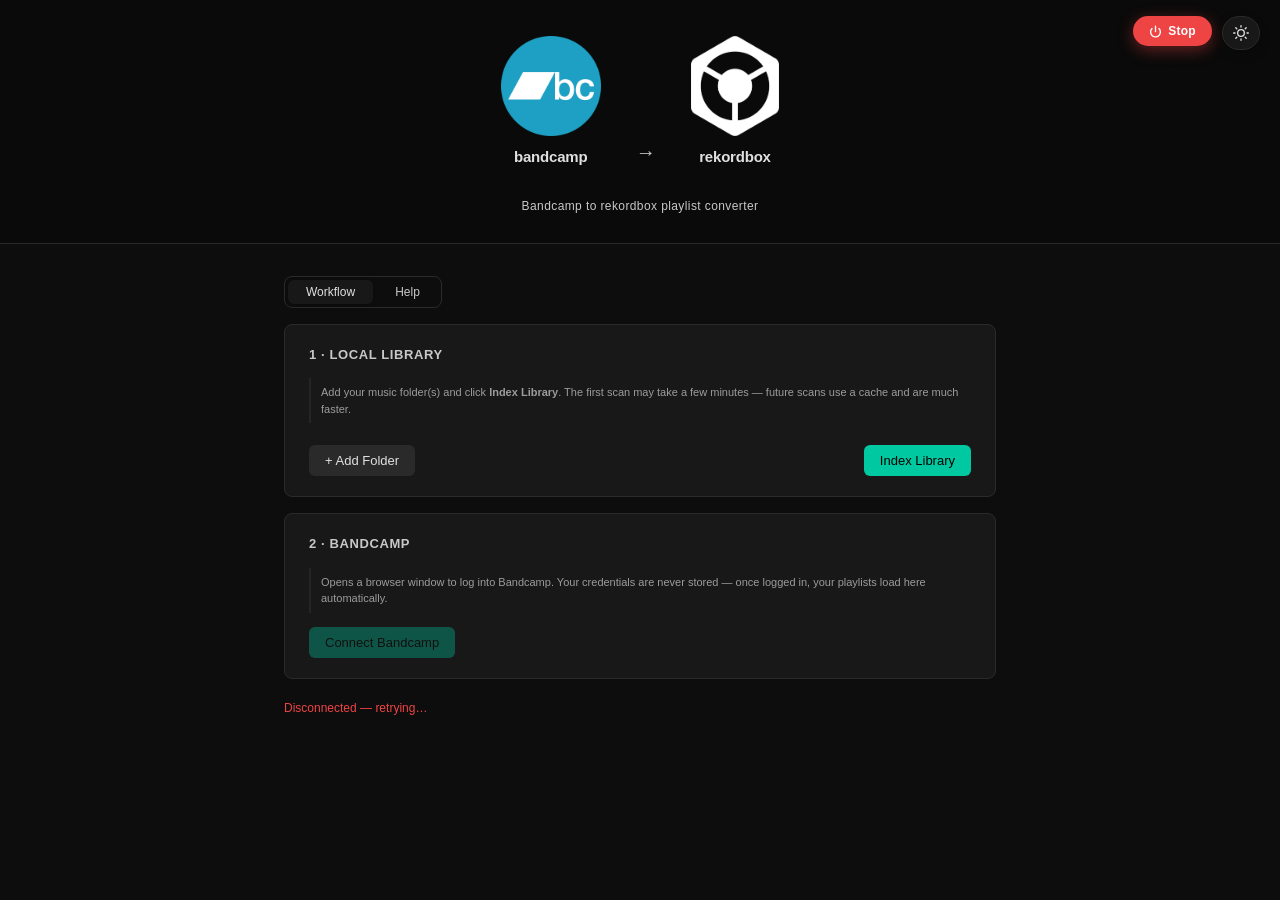
<file: static/index.html>
<!DOCTYPE html>
<html lang="en">
<head>
  <meta charset="UTF-8">
  <meta name="viewport" content="width=device-width, initial-scale=1.0">
  <title>bandcamp → rekordbox</title>
  <link rel="stylesheet" href="/static/style.css">
</head>
<body>

<header>
  <button class="btn-stop" id="stop-btn" title="Stop server">
    <svg width="13" height="13" viewBox="0 0 24 24" fill="none" stroke="currentColor" stroke-width="2.5" stroke-linecap="round"><path d="M18.36 6.64a9 9 0 1 1-12.73 0"/><line x1="12" y1="2" x2="12" y2="12"/></svg>
    Stop
  </button>
  <button class="theme-toggle" id="theme-toggle" title="Toggle theme">
    <svg id="theme-icon" width="16" height="16" viewBox="0 0 24 24" fill="none" stroke="currentColor" stroke-width="2" stroke-linecap="round" stroke-linejoin="round"></svg>
  </button>
  <div class="logo-row">
    <div class="logo-unit">
      <img src="/static/images/bc-logo-512.png" class="logo-bc" alt="Bandcamp">
      <span class="brand-name">bandcamp</span>
    </div>
    <span class="logo-arrow">→</span>
    <div class="logo-unit">
      <img src="/static/images/rb-logo.png" class="logo-rb" alt="rekordbox">
      <span class="brand-name">rekordbox</span>
    </div>
  </div>
  <p class="site-sub">Bandcamp to rekordbox playlist converter</p>
</header>

<main>

  <div class="tab-bar">
    <button class="tab-btn active" id="tab-workflow-btn">Workflow</button>
    <button class="tab-btn" id="tab-help-btn">Help</button>
  </div>

  <div id="tab-workflow">

  <!-- Step 1: Index local library -->
  <div class="card">
    <div class="card-header">
      <span class="card-title">1 · Local Library</span>
      <span class="card-status" id="index-status"></span>
    </div>
    <p class="card-hint">Add your music folder(s) and click <strong>Index Library</strong>. The first scan may take a few minutes — future scans use a cache and are much faster.</p>
    <div id="music-dirs-list"></div>
    <div class="row" style="margin-top:8px">
      <button class="btn-secondary" id="add-dir-btn">+ Add Folder</button>
      <button class="btn-primary" id="index-btn" style="margin-left:auto">Index Library</button>
    </div>
    <div class="progress-wrap hidden" id="index-progress">
      <div class="progress-label" id="index-label"></div>
      <div class="progress-bar"><div class="progress-fill" id="index-fill"></div></div>
    </div>
  </div>

  <!-- Step 2: Bandcamp login -->
  <div class="card">
    <div class="card-header">
      <span class="card-title">2 · Bandcamp</span>
      <span class="card-status" id="login-status"></span>
    </div>
    <p class="card-hint">Opens a browser window to log into Bandcamp. Your credentials are never stored — once logged in, your playlists load here automatically.</p>
    <button class="btn-primary" id="login-btn" disabled>Connect Bandcamp</button>
  </div>

  <!-- Step 3: Playlist selection -->
  <div class="card hidden" id="playlists-card">
    <div class="card-header">
      <span class="card-title">3 · Playlists</span>
    </div>
    <p class="card-hint">Select playlists, choose a save location, then click <strong>Export</strong>. Import the XML into rekordbox via <em>Preferences → Advanced → rekordbox xml</em>.</p>
    <label class="select-all-row hidden" id="select-all-row">
      <input type="checkbox" id="select-all-chk"> Select all
    </label>
    <div id="playlist-list"></div>
    <div style="margin-top:14px">
      <div class="dir-row" style="margin-bottom:10px">
        <input type="text" id="export-dir-input" placeholder="~/Desktop" spellcheck="false">
        <button class="btn-secondary" id="export-dir-browse-btn">Browse…</button>
        <button class="btn-secondary" id="export-dir-save-btn">Set</button>
      </div>
      <button class="btn-primary" id="export-btn" disabled>Export</button>
    </div>
    <div class="progress-wrap hidden" id="match-progress">
      <div class="progress-label" id="match-label"></div>
      <div class="progress-bar"><div class="progress-fill" id="match-fill"></div></div>
    </div>
  </div>

  <!-- Results -->
  <div class="card" id="results" style="display:none">
    <div class="card-header">
      <span class="card-title">Export Result</span>
    </div>
    <p class="card-hint">Unmatched tracks weren't found in your local library — check that they're indexed and have proper metadata tags.</p>
    <div class="result-stats">
      <div class="stat">
        <div class="stat-value" id="stat-matched">—</div>
        <div class="stat-label">Matched</div>
      </div>
      <div class="stat">
        <div class="stat-value" id="stat-total">—</div>
        <div class="stat-label">Total</div>
      </div>
      <div class="stat">
        <div class="stat-value" id="stat-unmatched" style="color:var(--warn)">—</div>
        <div class="stat-label">Unmatched</div>
      </div>
    </div>
    <a class="download-btn" id="download-link" href="#" download>Download XML</a>
    <br>
    <button class="unmatched-toggle hidden" id="unmatched-toggle">Show unmatched tracks</button>
    <div class="unmatched-list" id="unmatched-list"></div>
  </div>

  <div id="statusbar"></div>

  </div><!-- #tab-workflow -->

  <div id="tab-help" style="display:none">
    <div class="card">
      <div class="card-header"><span class="card-title">Using the app</span></div>
      <div class="help-steps">
        <div class="help-step">
          <div class="help-step-num">1</div>
          <div>
            <div class="help-step-title">Set your music folder</div>
            <div class="help-step-desc">Add the folder(s) where your music files live, then click <strong>Index Library</strong>. The first scan reads metadata from every file — it may take a few minutes. Future scans are instant thanks to a local cache.</div>
          </div>
        </div>
        <div class="help-step">
          <div class="help-step-num">2</div>
          <div>
            <div class="help-step-title">Connect Bandcamp</div>
            <div class="help-step-desc">A browser window opens. Log in normally — your credentials are never stored. Once logged in, your playlists load here automatically. You have 3 minutes before the session times out; if it does, just click Connect again.</div>
          </div>
        </div>
        <div class="help-step">
          <div class="help-step-num">3</div>
          <div>
            <div class="help-step-title">Select playlists</div>
            <div class="help-step-desc">Check the playlists you want to export. Use <em>Select all</em> to grab everything at once.</div>
          </div>
        </div>
        <div class="help-step">
          <div class="help-step-num">4</div>
          <div>
            <div class="help-step-title">Export</div>
            <div class="help-step-desc">Each track is fuzzy-matched against your local files using embedded metadata. The result is a <code>.xml</code> file saved to your chosen export folder.</div>
          </div>
        </div>
      </div>
    </div>

    <div class="card">
      <div class="card-header"><span class="card-title">Importing into rekordbox</span></div>
      <div class="help-steps">
        <div class="help-step">
          <div class="help-step-num">1</div>
          <div class="help-step-desc">Open rekordbox</div>
        </div>
        <div class="help-step">
          <div class="help-step-num">2</div>
          <div class="help-step-desc">Go to <strong>Preferences → Advanced → rekordbox xml → Imported Library</strong> and point it to your <code>.xml</code> file</div>
        </div>
        <div class="help-step">
          <div class="help-step-num">3</div>
          <div class="help-step-desc">Your playlists appear in the left sidebar under <strong>rekordbox xml</strong></div>
        </div>
        <div class="help-step">
          <div class="help-step-num">4</div>
          <div class="help-step-desc">Drag them into your main library</div>
        </div>
      </div>
      <p class="card-hint" style="margin-top:14px;margin-bottom:0">On macOS, make sure your music drive is mounted before importing — rekordbox needs to resolve the file paths at import time.</p>
    </div>

    <div class="card">
      <div class="card-header"><span class="card-title">Troubleshooting</span></div>
      <div class="help-issues">
        <div class="help-issue">
          <div class="help-issue-title">Low match rate</div>
          <div class="help-issue-desc">Tracks without embedded metadata tags fall back to filename parsing, which is less reliable. Adding proper ID3/AIFF tags with a tool like <strong>MusicBrainz Picard</strong> will improve results.</div>
        </div>
        <div class="help-issue">
          <div class="help-issue-title">Tracks show as missing in rekordbox</div>
          <div class="help-issue-desc">The XML uses absolute file paths. If tracks show missing, make sure the music drive is connected and re-import the XML.</div>
        </div>
        <div class="help-issue">
          <div class="help-issue-title">"Directory not found" error</div>
          <div class="help-issue-desc">Make sure the drive is mounted and the path is correct before indexing.</div>
        </div>
        <div class="help-issue">
          <div class="help-issue-title">Browser doesn't open</div>
          <div class="help-issue-desc">Re-click <strong>Connect Bandcamp</strong>. If it still doesn't open, try stopping and restarting the server.</div>
        </div>
      </div>
    </div>
  </div><!-- #tab-help -->

</main>

<!-- Folder browser modal -->
<div id="browse-modal" class="modal-backdrop hidden">
  <div class="modal">
    <div class="modal-header">
      <span class="modal-title">Select Folder</span>
      <button class="modal-close" id="browse-close">✕</button>
    </div>
    <div class="modal-path" id="browse-path"></div>
    <div class="modal-list" id="browse-list"></div>
    <div class="modal-footer">
      <button class="btn-secondary" id="browse-cancel">Cancel</button>
      <button class="btn-primary" id="browse-select">Select This Folder</button>
    </div>
  </div>
</div>

<script src="/static/app.js"></script>
<script>
  (function() {
    var wBtn = document.getElementById('tab-workflow-btn');
    var hBtn = document.getElementById('tab-help-btn');
    var wPane = document.getElementById('tab-workflow');
    var hPane = document.getElementById('tab-help');
    wBtn.onclick = function() {
      wPane.style.display = 'flex'; hPane.style.display = 'none';
      wBtn.classList.add('active'); hBtn.classList.remove('active');
    };
    hBtn.onclick = function() {
      hPane.style.display = 'flex'; wPane.style.display = 'none';
      hBtn.classList.add('active'); wBtn.classList.remove('active');
    };
  })();
</script>
</body>
</html>
</file>
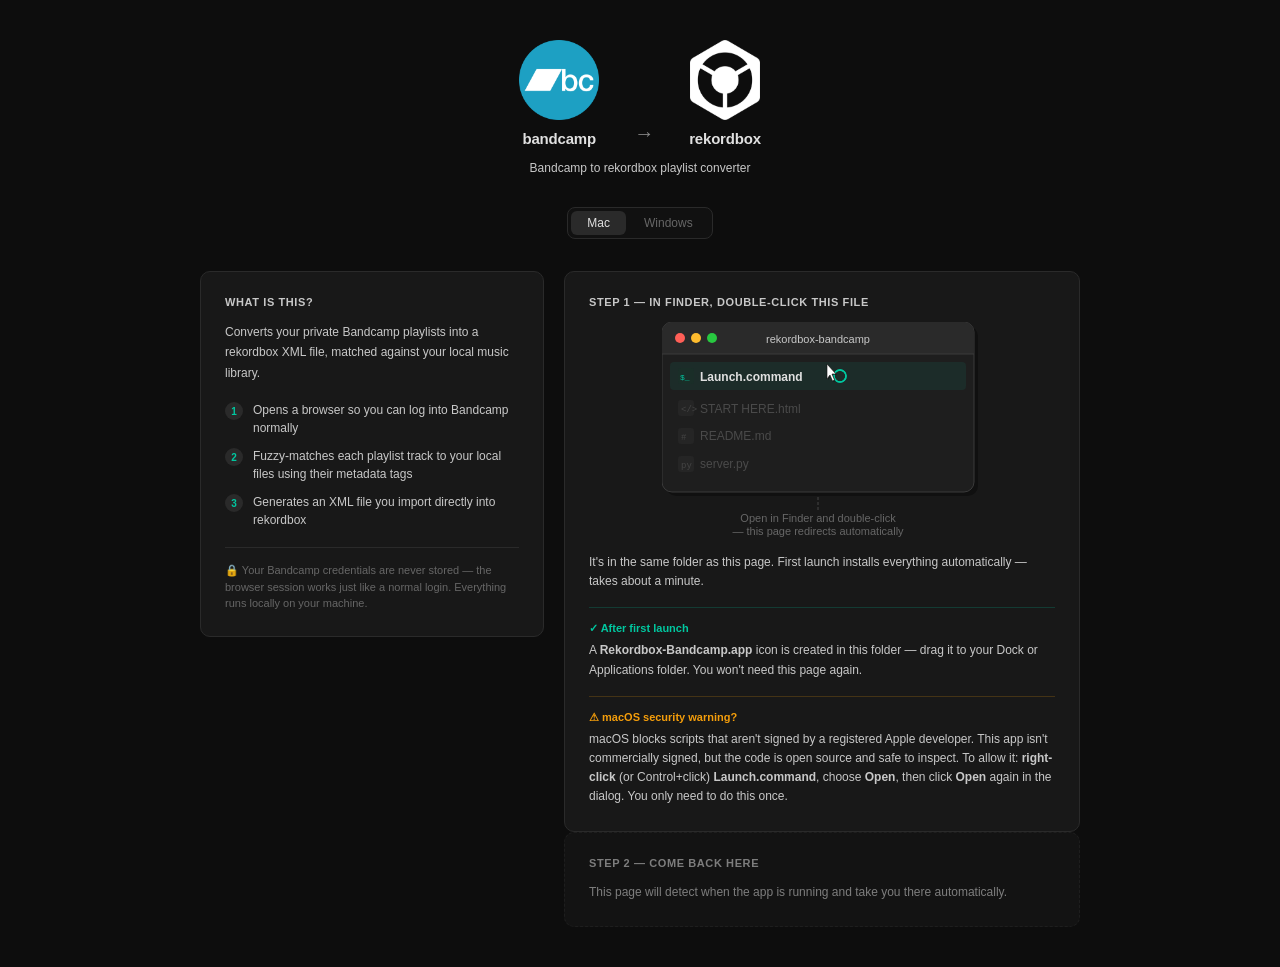
<file: START HERE.html>
<!DOCTYPE html>
<html lang="en">
<head>
  <meta charset="UTF-8">
  <meta name="viewport" content="width=device-width, initial-scale=1.0">
  <title>rekordbox-bandcamp</title>
  <style>
    * { box-sizing: border-box; margin: 0; padding: 0; }

    body {
      background: #0d0d0d;
      color: #e0e0e0;
      font-family: -apple-system, BlinkMacSystemFont, "Segoe UI", sans-serif;
      min-height: 100vh;
      display: flex;
      align-items: center;
      justify-content: center;
      padding: 40px 24px;
    }

    .wrap {
      max-width: 880px;
      width: 100%;
    }

    /* Header */
    .header {
      text-align: center;
      margin-bottom: 32px;
    }

    .logo-row {
      display: grid;
      grid-template-columns: auto auto auto;
      align-items: end;
      justify-content: center;
      gap: 35px;
    }

    .logo-unit {
      display: flex;
      flex-direction: column;
      align-items: center;
      gap: 10px;
    }

    .logo { height: 80px; width: auto; }

    .brand-name {
      font-size: 15px;
      font-weight: 600;
      letter-spacing: -0.2px;
      color: #e0e0e0;
    }

    .logo-arrow {
      font-size: 20px;
      font-weight: 300;
      color: #888;
      padding-bottom: 2px;
    }

    .tagline {
      font-size: 12px;
      color: #c8c8c8;
      margin-top: 14px;
      margin-bottom: 32px;
    }

    /* Two column layout */
    .two-col {
      display: grid;
      grid-template-columns: 2fr 3fr;
      gap: 20px;
      align-items: start;
    }

    @media (max-width: 680px) {
      .two-col { grid-template-columns: 1fr; }
    }

    /* Cards */
    .card {
      background: #181818;
      border: 1px solid #2a2a2a;
      border-radius: 10px;
      padding: 24px;
      margin-bottom: 16px;
    }

    .card:last-child { margin-bottom: 0; }

    .card-title {
      font-size: 11px;
      font-weight: 600;
      letter-spacing: 0.6px;
      text-transform: uppercase;
      color: #c8c8c8;
      margin-bottom: 14px;
    }

    /* About column */
    .about-desc {
      font-size: 12px;
      color: #c8c8c8;
      line-height: 1.7;
      margin-bottom: 18px;
    }

    .how-it-works {
      list-style: none;
      display: flex;
      flex-direction: column;
      gap: 10px;
      margin-bottom: 18px;
    }

    .how-it-works li {
      display: flex;
      gap: 10px;
      align-items: flex-start;
      font-size: 12px;
      color: #c8c8c8;
      line-height: 1.5;
      text-align: left;
    }

    .step-num {
      background: #2a2a2a;
      color: #00c8a0;
      font-size: 10px;
      font-weight: 700;
      width: 18px;
      height: 18px;
      border-radius: 50%;
      display: flex;
      align-items: center;
      justify-content: center;
      flex-shrink: 0;
      margin-top: 1px;
    }

    .privacy-note {
      font-size: 11px;
      color: #666;
      line-height: 1.5;
      border-top: 1px solid #2a2a2a;
      padding-top: 14px;
      text-align: left;
    }

    .rekordbox-steps {
      border-top: 1px solid #2a2a2a;
      padding-top: 14px;
      margin-top: 4px;
    }

    .rb-steps {
      list-style: none;
      counter-reset: rb;
      display: flex;
      flex-direction: column;
      gap: 8px;
    }

    .rb-steps li {
      counter-increment: rb;
      display: flex;
      gap: 10px;
      align-items: flex-start;
      font-size: 12px;
      color: #c8c8c8;
      line-height: 1.5;
      text-align: left;
    }

    .rb-steps li::before {
      content: counter(rb);
      background: #2a2a2a;
      color: #c8c8c8;
      font-size: 10px;
      font-weight: 700;
      width: 18px;
      height: 18px;
      border-radius: 50%;
      display: flex;
      align-items: center;
      justify-content: center;
      flex-shrink: 0;
      margin-top: 1px;
    }

    .rb-steps code {
      font-family: "SF Mono", "Menlo", monospace;
      font-size: 11px;
      background: #2a2a2a;
      padding: 1px 4px;
      border-radius: 3px;
    }

    /* OS toggle */
    .os-toggle {
      display: inline-flex;
      background: #111;
      border: 1px solid #2a2a2a;
      border-radius: 8px;
      padding: 3px;
      margin-bottom: 16px;
      gap: 2px;
    }

    .os-btn {
      background: none;
      border: none;
      color: #666;
      font-size: 12px;
      font-weight: 500;
      padding: 5px 16px;
      border-radius: 6px;
      cursor: pointer;
      transition: all 0.15s;
    }

    .os-btn.active { background: #2a2a2a; color: #e0e0e0; }

    /* Step label */
    .step-label {
      font-size: 11px;
      font-weight: 600;
      letter-spacing: 0.6px;
      text-transform: uppercase;
      color: #c8c8c8;
      margin-bottom: 14px;
    }

    .hint {
      font-size: 12px;
      color: #c8c8c8;
      line-height: 1.6;
      text-align: left;
    }

    .after-launch {
      margin-top: 16px;
      border-top: 1px solid rgba(0,200,160,0.2);
      padding-top: 14px;
      margin-bottom: 16px;
    }

    .warn-box {
      border-top: 1px solid rgba(245,158,11,0.2);
      padding-top: 14px;
    }

    .warn-title {
      font-size: 11px;
      font-weight: 600;
      color: #f59e0b;
      margin-bottom: 6px;
    }

    /* States */
    .checking {
      font-size: 13px;
      color: #c8c8c8;
      text-align: center;
      animation: pulse 1.5s ease-in-out infinite;
    }

    @keyframes pulse {
      0%, 100% { opacity: 0.4; }
      50%       { opacity: 1;   }
    }

    .open-btn {
      display: inline-block;
      background: #00c8a0;
      color: #000;
      font-size: 14px;
      font-weight: 600;
      padding: 12px 28px;
      border-radius: 8px;
      text-decoration: none;
      margin-top: 4px;
    }

    .open-btn:hover { opacity: 0.85; }

    #state-checking,
    #state-stopped,
    #state-running  { display: none; }
  </style>
</head>
<body>
<div class="wrap">

  <div class="header">
    <div class="logo-row">
      <div class="logo-unit">
        <img src="static/images/bc-logo-512.png" class="logo" alt="Bandcamp">
        <span class="brand-name">bandcamp</span>
      </div>
      <span class="logo-arrow">→</span>
      <div class="logo-unit">
        <img src="static/images/rb-logo.png" class="logo" alt="rekordbox">
        <span class="brand-name">rekordbox</span>
      </div>
    </div>
    <p class="tagline">Bandcamp to rekordbox playlist converter</p>
  </div>

  <div id="state-checking">
    <div class="card" style="text-align:center">
      <p class="checking">Checking if the app is running…</p>
    </div>
  </div>

  <div id="state-stopped">

    <div style="text-align:center;margin-bottom:16px">
      <div class="os-toggle">
        <button class="os-btn" id="btn-mac" onclick="setOS('mac')">Mac</button>
        <button class="os-btn" id="btn-win" onclick="setOS('win')">Windows</button>
      </div>
    </div>

    <div class="two-col">

    <!-- Left: About -->
    <div class="col-about">
      <div class="card">
        <div class="card-title">What is this?</div>
        <p class="about-desc">Converts your private Bandcamp playlists into a rekordbox XML file, matched against your local music library.</p>
        <ul class="how-it-works">
          <li><span class="step-num">1</span><span>Opens a browser so you can log into Bandcamp normally</span></li>
          <li><span class="step-num">2</span><span>Fuzzy-matches each playlist track to your local files using their metadata tags</span></li>
          <li><span class="step-num">3</span><span>Generates an XML file you import directly into rekordbox</span></li>
        </ul>
        <p class="privacy-note">🔒 Your Bandcamp credentials are never stored — the browser session works just like a normal login. Everything runs locally on your machine.</p>
      </div>

    </div>

    <!-- Right: Setup instructions -->
    <div class="col-steps">

        <!-- Mac -->
        <div id="mac-instructions">
          <div class="card">
            <div class="step-label">Step 1 — In Finder, double-click this file</div>

            <svg viewBox="0 0 320 215" width="100%" style="max-width:320px;margin:12px auto 16px;display:block;pointer-events:none" xmlns="http://www.w3.org/2000/svg">
              <defs>
                <style>
                  .cr1 { animation: rp 1.8s ease-out infinite; transform-origin: 178px 54px; }
                  .cr2 { animation: rp 1.8s ease-out 0.6s infinite; transform-origin: 178px 54px; }
                  @keyframes rp { 0% { r:6; opacity:.6; } 100% { r:18; opacity:0; } }
                </style>
              </defs>
              <rect x="4" y="4" width="312" height="170" rx="10" fill="rgba(0,0,0,0.35)"/>
              <rect x="0" y="0" width="312" height="170" rx="10" fill="#1e1e1e" stroke="#3a3a3a" stroke-width="1"/>
              <rect x="0" y="0" width="312" height="32" rx="10" fill="#2a2a2a"/>
              <rect x="0" y="22" width="312" height="10" fill="#2a2a2a"/>
              <circle cx="18" cy="16" r="5" fill="#ff5f57"/>
              <circle cx="34" cy="16" r="5" fill="#febc2e"/>
              <circle cx="50" cy="16" r="5" fill="#28c840"/>
              <text x="156" y="21" font-family="-apple-system,sans-serif" font-size="11" fill="#c8c8c8" text-anchor="middle">rekordbox-bandcamp</text>
              <line x1="0" y1="32" x2="312" y2="32" stroke="#3a3a3a" stroke-width="1"/>
              <rect x="8" y="40" width="296" height="28" rx="4" fill="rgba(0,200,160,0.08)"/>
              <rect x="16" y="46" width="16" height="16" rx="3" fill="#1a2e28"/>
              <text x="18" y="58" font-family="monospace" font-size="8" fill="#00c8a0">$_</text>
              <text x="38" y="59" font-family="-apple-system,sans-serif" font-size="12" font-weight="600" fill="#e0e0e0">Launch.command</text>
              <rect x="16" y="78" width="16" height="16" rx="3" fill="#252525"/>
              <text x="19" y="90" font-family="monospace" font-size="9" fill="#444">&lt;/&gt;</text>
              <text x="38" y="91" font-family="-apple-system,sans-serif" font-size="12" fill="#4a4a4a">START HERE.html</text>
              <rect x="16" y="106" width="16" height="16" rx="3" fill="#252525"/>
              <text x="19" y="118" font-family="monospace" font-size="9" fill="#444">#</text>
              <text x="38" y="118" font-family="-apple-system,sans-serif" font-size="12" fill="#4a4a4a">README.md</text>
              <rect x="16" y="134" width="16" height="16" rx="3" fill="#252525"/>
              <text x="19" y="146" font-family="monospace" font-size="9" fill="#444">py</text>
              <text x="38" y="146" font-family="-apple-system,sans-serif" font-size="12" fill="#4a4a4a">server.py</text>
              <circle class="cr1" cx="178" cy="54" r="6" fill="none" stroke="#00c8a0" stroke-width="1.5"/>
              <circle class="cr2" cx="178" cy="54" r="6" fill="none" stroke="#00c8a0" stroke-width="1.5"/>
              <g transform="translate(163, 40)">
                <path d="M 2 2 L 2 17 L 5 13 L 7.5 19 L 9.5 18 L 7 12 L 11 12 Z" fill="rgba(0,0,0,0.4)" transform="translate(1,1)"/>
                <path d="M 2 2 L 2 17 L 5 13 L 7.5 19 L 9.5 18 L 7 12 L 11 12 Z" fill="white" stroke="#111" stroke-width="0.6" stroke-linejoin="round"/>
              </g>
              <line x1="156" y1="175" x2="156" y2="188" stroke="#444" stroke-width="1" stroke-dasharray="3,2"/>
              <text x="156" y="200" font-family="-apple-system,sans-serif" font-size="11" fill="#666" text-anchor="middle">Open in Finder and double-click</text>
              <text x="156" y="213" font-family="-apple-system,sans-serif" font-size="11" fill="#666" text-anchor="middle">— this page redirects automatically</text>
            </svg>

            <p class="hint">It's in the same folder as this page. First launch installs everything automatically — takes about a minute.</p>

            <div class="after-launch">
              <div class="warn-title" style="color:#00c8a0">✓ After first launch</div>
              <p class="hint">A <strong>Rekordbox-Bandcamp.app</strong> icon is created in this folder — drag it to your Dock or Applications folder. You won't need this page again.</p>
            </div>

            <div class="warn-box">
              <div class="warn-title">⚠ macOS security warning?</div>
              <p class="hint">macOS blocks scripts that aren't signed by a registered Apple developer. This app isn't commercially signed, but the code is open source and safe to inspect. To allow it: <strong>right-click</strong> (or Control+click) <strong>Launch.command</strong>, choose <strong>Open</strong>, then click <strong>Open</strong> again in the dialog. You only need to do this once.</p>
            </div>
          </div>
        </div>

        <!-- Windows -->
        <div id="win-instructions" style="display:none">
          <div class="card">
            <div class="step-label">Step 1 — In File Explorer, double-click this file</div>

            <svg viewBox="0 0 320 215" width="100%" style="max-width:320px;margin:12px auto 16px;display:block;pointer-events:none" xmlns="http://www.w3.org/2000/svg">
              <defs>
                <style>
                  .wr1 { animation: rp 1.8s ease-out infinite; transform-origin: 178px 79px; }
                  .wr2 { animation: rp 1.8s ease-out 0.6s infinite; transform-origin: 178px 79px; }
                </style>
              </defs>
              <rect x="4" y="4" width="312" height="170" rx="4" fill="rgba(0,0,0,0.35)"/>
              <rect x="0" y="0" width="312" height="170" rx="4" fill="#202020" stroke="#3a3a3a" stroke-width="1"/>
              <rect x="0" y="0" width="312" height="32" rx="4" fill="#2b2b2b"/>
              <rect x="0" y="22" width="312" height="10" fill="#2b2b2b"/>
              <text x="12" y="21" font-family="Segoe UI,sans-serif" font-size="11" fill="#c8c8c8">rekordbox-bandcamp</text>
              <text x="264" y="21" font-family="Segoe UI,sans-serif" font-size="12" fill="#888">─</text>
              <text x="282" y="21" font-family="Segoe UI,sans-serif" font-size="11" fill="#888">□</text>
              <text x="300" y="21" font-family="Segoe UI,sans-serif" font-size="12" fill="#888">✕</text>
              <line x1="0" y1="32" x2="312" y2="32" stroke="#3a3a3a" stroke-width="1"/>
              <rect x="8" y="38" width="296" height="18" rx="3" fill="#1a1a1a" stroke="#3a3a3a" stroke-width="0.5"/>
              <text x="14" y="51" font-family="monospace,sans-serif" font-size="9" fill="#555">C:\Users\you\Downloads\rekordbox-bandcamp</text>
              <line x1="0" y1="60" x2="312" y2="60" stroke="#333" stroke-width="1"/>
              <rect x="8" y="66" width="296" height="26" rx="3" fill="rgba(0,200,160,0.08)"/>
              <rect x="16" y="72" width="16" height="14" rx="2" fill="#1a2e28"/>
              <text x="17" y="83" font-family="monospace" font-size="8" fill="#00c8a0">.bat</text>
              <text x="38" y="84" font-family="Segoe UI,sans-serif" font-size="12" font-weight="600" fill="#e0e0e0">Launch.bat</text>
              <rect x="16" y="100" width="16" height="14" rx="2" fill="#252525"/>
              <text x="17" y="111" font-family="monospace" font-size="8" fill="#444">htm</text>
              <text x="38" y="112" font-family="Segoe UI,sans-serif" font-size="12" fill="#4a4a4a">START HERE.html</text>
              <rect x="16" y="122" width="16" height="14" rx="2" fill="#252525"/>
              <text x="18" y="133" font-family="monospace" font-size="8" fill="#444">.md</text>
              <text x="38" y="134" font-family="Segoe UI,sans-serif" font-size="12" fill="#4a4a4a">README.md</text>
              <rect x="16" y="144" width="16" height="14" rx="2" fill="#252525"/>
              <text x="18" y="155" font-family="monospace" font-size="8" fill="#444">.py</text>
              <text x="38" y="156" font-family="Segoe UI,sans-serif" font-size="12" fill="#4a4a4a">server.py</text>
              <circle class="wr1" cx="178" cy="79" r="6" fill="none" stroke="#00c8a0" stroke-width="1.5"/>
              <circle class="wr2" cx="178" cy="79" r="6" fill="none" stroke="#00c8a0" stroke-width="1.5"/>
              <g transform="translate(163, 65)">
                <path d="M 2 2 L 2 17 L 5 13 L 7.5 19 L 9.5 18 L 7 12 L 11 12 Z" fill="rgba(0,0,0,0.4)" transform="translate(1,1)"/>
                <path d="M 2 2 L 2 17 L 5 13 L 7.5 19 L 9.5 18 L 7 12 L 11 12 Z" fill="white" stroke="#111" stroke-width="0.6" stroke-linejoin="round"/>
              </g>
              <line x1="156" y1="175" x2="156" y2="188" stroke="#444" stroke-width="1" stroke-dasharray="3,2"/>
              <text x="156" y="200" font-family="Segoe UI,sans-serif" font-size="11" fill="#666" text-anchor="middle">Open in File Explorer and double-click</text>
              <text x="156" y="213" font-family="Segoe UI,sans-serif" font-size="11" fill="#666" text-anchor="middle">— this page redirects automatically</text>
            </svg>

            <p class="hint">It's in the same folder as this page. First launch installs everything automatically — takes about a minute.</p>

            <div class="after-launch">
              <div class="warn-title" style="color:#00c8a0">✓ After first launch</div>
              <p class="hint">A <strong>Rekordbox-Bandcamp</strong> shortcut is created on your Desktop. You won't need this page again.</p>
            </div>

            <div class="warn-box">
              <div class="warn-title">⚠ Windows SmartScreen warning?</div>
              <p class="hint">Windows SmartScreen flags scripts that don't have a verified publisher certificate. This app isn't commercially signed, but the code is open source and safe to inspect. To allow it: click <strong>More info</strong> and then <strong>Run anyway</strong>. You only need to do this once.</p>
            </div>
          </div>
        </div>

        <div class="card" style="border-style:dashed;opacity:0.6">
          <div class="step-label">Step 2 — Come back here</div>
          <p class="hint">This page will detect when the app is running and take you there automatically.</p>
        </div>


    </div> <!-- col-steps -->
    </div> <!-- two-col -->
  </div> <!-- state-stopped -->

  <div id="state-running">
    <div class="card" style="text-align:center;max-width:400px;margin:0 auto">
      <div class="step-label">App is running</div>
      <p class="hint" style="margin-bottom:16px;text-align:center">Taking you there now…</p>
      <a class="open-btn" href="http://localhost:8000">Open App →</a>
    </div>
  </div>

</div>
<script>
  function setOS(os) {
    document.getElementById('mac-instructions').style.display = os === 'mac' ? 'block' : 'none';
    document.getElementById('win-instructions').style.display = os === 'win' ? 'block' : 'none';
document.getElementById('btn-mac').classList.toggle('active', os === 'mac');
    document.getElementById('btn-win').classList.toggle('active', os === 'win');
  }

  const isWindows = navigator.userAgent.includes('Win');
  setOS(isWindows ? 'win' : 'mac');

  function probe() {
    return new Promise(resolve => {
      const controller = new AbortController();
      const timer = setTimeout(() => { controller.abort(); resolve(false); }, 1500);
      fetch('http://localhost:8000/', { mode: 'no-cors', signal: controller.signal })
        .then(() => { clearTimeout(timer); resolve(true);  })
        .catch(() => { clearTimeout(timer); resolve(false); });
    });
  }

  function show(id) {
    ['state-checking','state-stopped','state-running'].forEach(s =>
      document.getElementById(s).style.display = s === id ? 'block' : 'none'
    );
  }

  async function init() {
    const running = await probe();
    if (running) {
      show('state-running');
      setTimeout(() => { window.location.href = 'http://localhost:8000'; }, 1200);
    } else {
      show('state-stopped');
      const iv = setInterval(async () => {
        if (await probe()) {
          clearInterval(iv);
          show('state-running');
          setTimeout(() => { window.location.href = 'http://localhost:8000'; }, 1200);
        }
      }, 2000);
    }
  }

  init();
</script>
</body>
</html>
</file>
<file: static/style.css>
*, *::before, *::after { box-sizing: border-box; margin: 0; padding: 0; }

:root {
  --bg:      #0d0d0d;
  --surface: #181818;
  --border:  #2a2a2a;
  --text:    #e0e0e0;
  --muted:   #c8c8c8;
  --accent:  #00c8a0;
  --warn:    #f59e0b;
  --danger:  #ef4444;
  --radius:  8px;
  --header-bg: #0a0a0a;
}

[data-theme="light"] {
  --bg:      #f4f4f5;
  --surface: #ffffff;
  --border:  #e4e4e7;
  --text:    #18181b;
  --muted:   #27272a;
  --accent:  #0d9488;
  --warn:    #d97706;
  --danger:  #dc2626;
  --header-bg: #e8e8eb;
}

[data-theme="light"] .btn-primary { color: #fff; }

body {
  background: var(--bg);
  color: var(--text);
  font-family: -apple-system, BlinkMacSystemFont, "Segoe UI", sans-serif;
  font-size: 14px;
  line-height: 1.5;
  min-height: 100vh;
}

header {
  padding: 36px 32px 28px;
  border-bottom: 1px solid var(--border);
  background: var(--header-bg);
  text-align: center;
  display: flex;
  flex-direction: column;
  align-items: center;
  gap: 14px;
}

.theme-toggle {
  position: fixed;
  top: 16px;
  right: 20px;
  background: var(--surface);
  border: 1px solid var(--border);
  color: var(--text);
  border-radius: 20px;
  padding: 8px 10px;
  font-size: 12px;
  font-weight: 500;
  display: flex;
  align-items: center;
  gap: 6px;
  box-shadow: 0 4px 12px rgba(0,0,0,0.2);
  z-index: 50;
}

.theme-toggle:hover { opacity: 0.85; }

.logo-row {
  display: grid;
  grid-template-columns: auto auto auto;
  align-items: end;
  justify-content: center;
  gap: 35px;
}

.logo-unit {
  display: flex;
  flex-direction: column;
  align-items: center;
  gap: 10px;
}

.logo-bc,
.logo-rb {
  height: 100px;
  width: auto;
}

.brand-name {
  font-size: 15px;
  font-weight: 600;
  letter-spacing: -0.2px;
  color: var(--text);
}

.logo-arrow {
  font-size: 20px;
  font-weight: 300;
  color: var(--muted);
  padding-bottom: 2px;
}

.site-sub {
  font-size: 12px;
  color: var(--muted);
  letter-spacing: 0.4px;
  margin-top: 14px;
}

main {
  max-width: 760px;
  margin: 0 auto;
  padding: 32px 24px;
  display: flex;
  flex-direction: column;
  gap: 16px;
}

/* ── Cards ── */
.card {
  background: var(--surface);
  border: 1px solid var(--border);
  border-radius: var(--radius);
  padding: 20px 24px;
}

.card-header {
  display: flex;
  align-items: center;
  justify-content: space-between;
  margin-bottom: 14px;
}

.card-title {
  font-size: 13px;
  font-weight: 600;
  text-transform: uppercase;
  letter-spacing: 0.6px;
  color: var(--muted);
}

.card-status {
  font-size: 13px;
  color: var(--accent);
}

.card-hint {
  font-size: 11px;
  color: var(--muted);
  line-height: 1.5;
  margin-bottom: 14px;
  padding: 6px 10px;
  border-left: 2px solid var(--border);
  opacity: 0.75;
}

/* ── Buttons ── */
button {
  cursor: pointer;
  border: none;
  border-radius: 6px;
  font-size: 13px;
  font-weight: 500;
  padding: 8px 16px;
  transition: opacity 0.15s;
}

button:disabled { opacity: 0.35; cursor: not-allowed; }

.btn-primary {
  background: var(--accent);
  color: #000;
}

.btn-secondary {
  background: var(--border);
  color: var(--text);
}

.btn-primary:hover:not(:disabled),
.btn-secondary:hover:not(:disabled) { opacity: 0.85; }

/* ── Progress bar ── */
.progress-wrap {
  margin-top: 12px;
}

.progress-label {
  font-size: 12px;
  color: var(--muted);
  margin-bottom: 6px;
}

.progress-bar {
  height: 4px;
  background: var(--border);
  border-radius: 2px;
  overflow: hidden;
}

.progress-fill {
  height: 100%;
  background: var(--accent);
  border-radius: 2px;
  width: 0%;
  transition: width 0.2s ease;
}

/* ── Playlist list ── */
#playlist-list {
  display: flex;
  flex-direction: column;
  gap: 6px;
  max-height: 360px;
  overflow-y: auto;
  margin-top: 4px;
}

#playlist-list::-webkit-scrollbar { width: 4px; }
#playlist-list::-webkit-scrollbar-track { background: transparent; }
#playlist-list::-webkit-scrollbar-thumb { background: var(--border); border-radius: 2px; }

.playlist-row {
  display: flex;
  align-items: center;
  gap: 10px;
  padding: 8px 10px;
  border-radius: 6px;
  cursor: pointer;
  transition: background 0.1s;
}

.playlist-row:hover { background: var(--border); }

.playlist-row input[type="checkbox"] {
  accent-color: var(--accent);
  width: 15px;
  height: 15px;
  flex-shrink: 0;
}

.playlist-name { flex: 1; }

.playlist-count {
  font-size: 12px;
  color: var(--muted);
  flex-shrink: 0;
}

.select-all-row {
  display: flex;
  align-items: center;
  gap: 8px;
  padding-bottom: 10px;
  margin-bottom: 4px;
  border-bottom: 1px solid var(--border);
  font-size: 12px;
  color: var(--muted);
  cursor: pointer;
}

.select-all-row input { accent-color: var(--accent); }

/* ── Export results ── */
#results {
  display: none;
}

.result-stats {
  display: flex;
  gap: 24px;
  margin-bottom: 16px;
}

.stat { text-align: center; }

.stat-value {
  font-size: 28px;
  font-weight: 700;
  color: var(--accent);
  line-height: 1;
}

.stat-label {
  font-size: 11px;
  color: var(--muted);
  margin-top: 2px;
  text-transform: uppercase;
  letter-spacing: 0.5px;
}

.download-btn {
  display: inline-flex;
  align-items: center;
  gap: 8px;
  background: var(--accent);
  color: #000;
  border-radius: 6px;
  padding: 10px 20px;
  font-weight: 600;
  font-size: 13px;
  text-decoration: none;
  margin-bottom: 16px;
}

.download-btn:hover { opacity: 0.85; }

.unmatched-toggle {
  font-size: 12px;
  color: var(--warn);
  cursor: pointer;
  background: none;
  padding: 0;
  border-radius: 0;
}

.unmatched-list {
  margin-top: 10px;
  display: none;
  font-size: 12px;
  color: var(--muted);
  line-height: 1.8;
  max-height: 200px;
  overflow-y: auto;
  padding-left: 4px;
}

/* ── Status bar ── */
#statusbar {
  font-size: 12px;
  color: var(--muted);
  padding: 4px 0 0;
  min-height: 18px;
}

#statusbar.error { color: var(--danger); }

/* ── Music dirs list ── */
#music-dirs-list {
  display: flex;
  flex-direction: column;
  gap: 4px;
  margin-bottom: 8px;
}

.music-dir-item {
  display: flex;
  align-items: center;
  gap: 8px;
  padding: 6px 10px;
  background: var(--bg);
  border: 1px solid var(--border);
  border-radius: 6px;
  font-size: 12px;
  font-family: "SF Mono", "Menlo", monospace;
}

.music-dir-path { flex: 1; overflow: hidden; text-overflow: ellipsis; white-space: nowrap; }

.btn-remove {
  background: none;
  color: var(--muted);
  padding: 0 4px;
  font-size: 16px;
  line-height: 1;
  border-radius: 4px;
  flex-shrink: 0;
}

.btn-remove:hover { color: var(--danger); }

/* ── Directory input ── */
.dir-row {
  display: flex;
  gap: 8px;
  align-items: center;
}

.dir-row input[type="text"] {
  flex: 1;
  background: var(--bg);
  border: 1px solid var(--border);
  border-radius: 6px;
  color: var(--text);
  font-size: 12px;
  font-family: "SF Mono", "Menlo", monospace;
  padding: 7px 10px;
  outline: none;
  transition: border-color 0.15s;
}

.dir-row input[type="text"]:focus {
  border-color: var(--accent);
}

/* ── Folder browser modal ── */
.modal-backdrop {
  position: fixed;
  inset: 0;
  background: rgba(0,0,0,0.7);
  display: flex;
  align-items: center;
  justify-content: center;
  z-index: 100;
}

.modal {
  background: var(--surface);
  border: 1px solid var(--border);
  border-radius: var(--radius);
  width: 520px;
  max-width: 95vw;
  display: flex;
  flex-direction: column;
  max-height: 70vh;
}

.modal-header {
  display: flex;
  align-items: center;
  justify-content: space-between;
  padding: 16px 20px;
  border-bottom: 1px solid var(--border);
}

.modal-title {
  font-size: 13px;
  font-weight: 600;
}

.modal-close {
  background: none;
  color: var(--muted);
  padding: 2px 6px;
  font-size: 14px;
}

.modal-close:hover { color: var(--text); }

.modal-path {
  padding: 10px 20px;
  font-size: 11px;
  font-family: "SF Mono", "Menlo", monospace;
  color: var(--muted);
  border-bottom: 1px solid var(--border);
  white-space: nowrap;
  overflow: hidden;
  text-overflow: ellipsis;
}

.modal-list {
  overflow-y: auto;
  flex: 1;
  padding: 8px 0;
}

.modal-list::-webkit-scrollbar { width: 4px; }
.modal-list::-webkit-scrollbar-thumb { background: var(--border); }

.dir-entry {
  display: flex;
  align-items: center;
  gap: 10px;
  padding: 8px 20px;
  cursor: pointer;
  font-size: 13px;
  transition: background 0.1s;
}

.dir-entry:hover { background: var(--border); }

.dir-icon { color: var(--accent); font-size: 14px; flex-shrink: 0; }

.dir-up {
  color: var(--muted);
  border-bottom: 1px solid var(--border);
  margin-bottom: 4px;
}

.modal-footer {
  display: flex;
  justify-content: flex-end;
  gap: 8px;
  padding: 14px 20px;
  border-top: 1px solid var(--border);
}

/* ── Mobile ── */
@media (max-width: 600px) {
  .logo-bc, .logo-rb { height: 70px; }
}

/* ── Stop button ── */
.btn-stop {
  position: fixed;
  top: 16px;
  right: 68px;
  background: var(--danger);
  border: none;
  color: #fff;
  font-size: 12px;
  font-weight: 600;
  letter-spacing: 0.3px;
  padding: 8px 16px;
  border-radius: 20px;
  box-shadow: 0 4px 16px rgba(239,68,68,0.4);
  z-index: 50;
  display: flex;
  align-items: center;
  gap: 6px;
}

.btn-stop:hover { opacity: 0.85; }

/* ── Tabs ── */
.tab-bar {
  display: flex;
  gap: 4px;
  background: var(--bg);
  border: 1px solid var(--border);
  border-radius: 8px;
  padding: 3px;
  align-self: flex-start;
}

.tab-btn {
  background: none;
  color: var(--muted);
  font-size: 12px;
  font-weight: 500;
  padding: 5px 18px;
  border-radius: 6px;
  transition: background 0.15s, color 0.15s;
}

.tab-btn.active {
  background: var(--surface);
  color: var(--text);
  box-shadow: 0 1px 4px rgba(0,0,0,0.2);
}

.tab-btn:hover:not(.active) { color: var(--text); }

#tab-workflow,
#tab-help {
  display: flex;
  flex-direction: column;
  gap: 16px;
}

/* ── Help tab ── */
.help-steps {
  display: flex;
  flex-direction: column;
  gap: 16px;
}

.help-step {
  display: flex;
  gap: 14px;
  align-items: flex-start;
}

.help-step-num {
  background: var(--border);
  color: var(--accent);
  font-size: 11px;
  font-weight: 700;
  width: 22px;
  height: 22px;
  border-radius: 50%;
  display: flex;
  align-items: center;
  justify-content: center;
  flex-shrink: 0;
  margin-top: 1px;
}

.help-step-title {
  font-size: 13px;
  font-weight: 600;
  margin-bottom: 4px;
}

.help-step-desc {
  font-size: 12px;
  color: var(--muted);
  line-height: 1.6;
}

.help-step-desc code {
  font-family: "SF Mono", "Menlo", monospace;
  font-size: 11px;
  background: var(--border);
  padding: 1px 4px;
  border-radius: 3px;
}

.help-issues {
  display: flex;
  flex-direction: column;
  gap: 14px;
}

.help-issue-title {
  font-size: 12px;
  font-weight: 600;
  margin-bottom: 3px;
}

.help-issue-desc {
  font-size: 12px;
  color: var(--muted);
  line-height: 1.6;
}

/* ── Misc ── */
.hidden { display: none !important; }
.row { display: flex; gap: 8px; align-items: center; }
</file>
